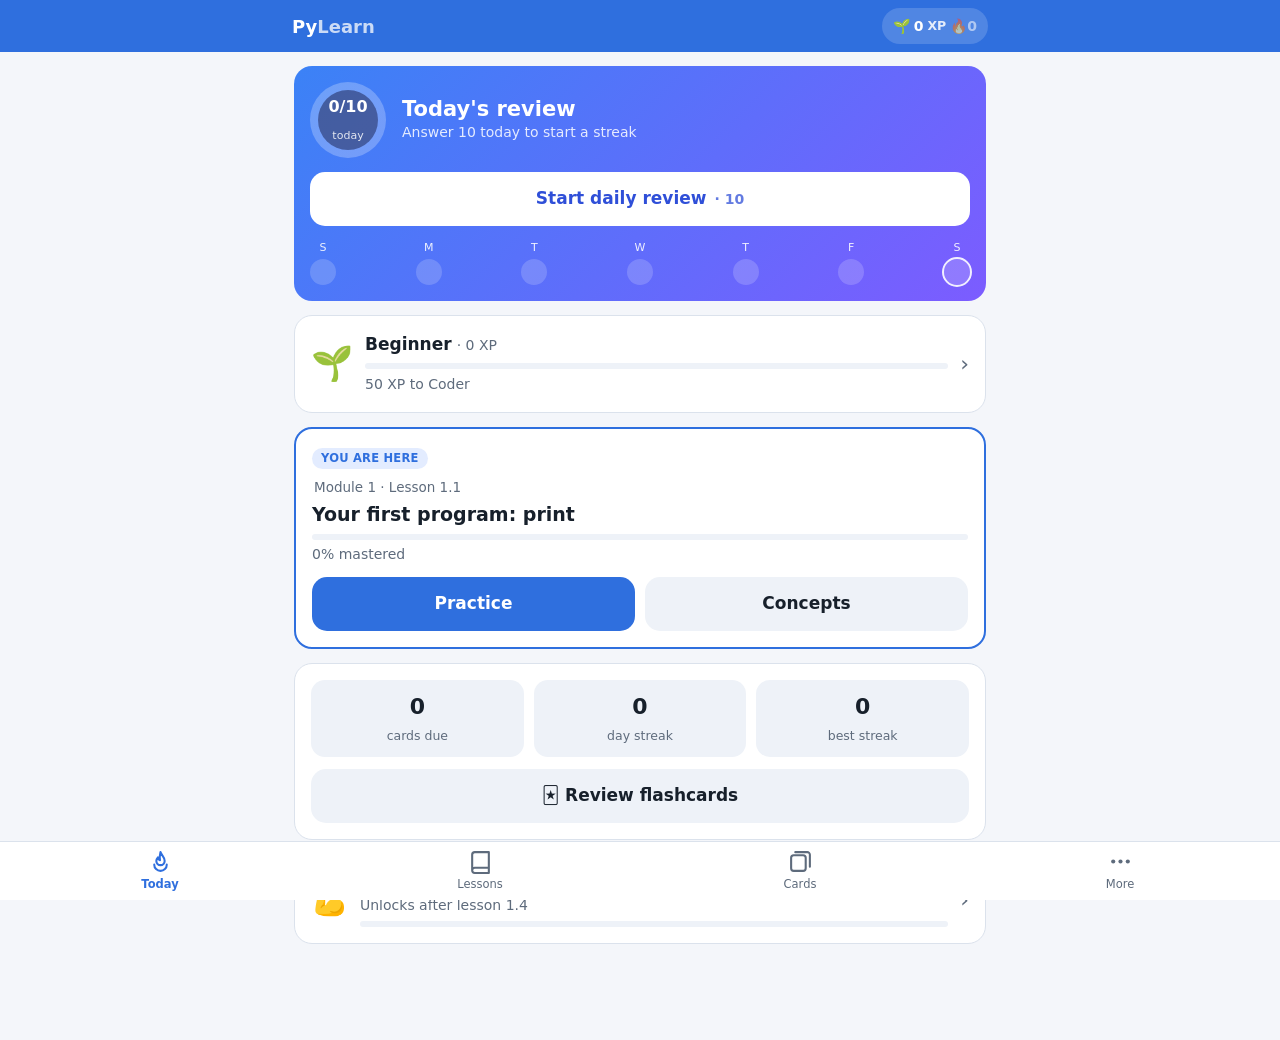
<file: index.html>
<!DOCTYPE html>
<html lang="en">
<head>
<meta charset="utf-8">
<meta name="viewport" content="width=device-width, initial-scale=1, viewport-fit=cover">
<title>PyLearn</title>
<meta name="description" content="Tap-first Python drills, from zero to your own language model. Works offline.">
<meta name="color-scheme" content="light dark">
<meta name="theme-color" content="#2f6fde" media="(prefers-color-scheme: light)">
<meta name="theme-color" content="#121820" media="(prefers-color-scheme: dark)">
<meta name="apple-mobile-web-app-capable" content="yes">
<meta name="mobile-web-app-capable" content="yes">
<meta name="apple-mobile-web-app-status-bar-style" content="black-translucent">
<meta name="apple-mobile-web-app-title" content="PyLearn">
<meta name="format-detection" content="telephone=no">
<link rel="manifest" href="manifest.json">
<link rel="icon" type="image/svg+xml" href="icons/icon.svg">
<link rel="icon" type="image/png" sizes="192x192" href="icons/icon-192.png">
<link rel="apple-touch-icon" sizes="180x180" href="icons/apple-touch-icon.png">
<link rel="stylesheet" href="drills.css">
</head>
<body>
<header id="bar">
  <div class="bar-in">
    <button id="backBtn" class="ib hidden" aria-label="Back">
      <svg viewBox="0 0 24 24" width="26" height="26" aria-hidden="true"><path d="M15 5l-7 7 7 7" fill="none" stroke="currentColor" stroke-width="2.4" stroke-linecap="round" stroke-linejoin="round"/></svg>
    </button>
    <div id="barTitle">Py<span>Learn</span></div>
    <button id="streakChip" class="pg-badge" title="Rank, XP and day streak">🔥 <b>0</b></button>
  </div>
  <div id="sessProg" class="hidden"><div></div></div>
</header>
<main id="view"><div class="loading">Loading…</div></main>
<div id="actbar" class="hidden"></div>
<nav id="tabs" aria-label="Sections">
  <button data-tab="today"><svg viewBox="0 0 24 24" aria-hidden="true"><path d="M12 3c1 3 4 4.5 4 8.5A4 4 0 0 1 8 11.5c0-1.5.7-2.6 1.5-3.5.2 1.6 1 2.5 2 2.8C11 8 11.4 5.4 12 3z" fill="none" stroke="currentColor" stroke-width="2" stroke-linejoin="round"/><path d="M6 15a6 6 0 0 0 12 0" fill="none" stroke="currentColor" stroke-width="2" stroke-linecap="round"/></svg><span>Today</span></button>
  <button data-tab="learn"><svg viewBox="0 0 24 24" aria-hidden="true"><path d="M4 5.5A2.5 2.5 0 0 1 6.5 3H20v15H6.5A2.5 2.5 0 0 0 4 20.5zM4 20.5A2.5 2.5 0 0 0 6.5 23H20v-5" fill="none" stroke="currentColor" stroke-width="2" stroke-linejoin="round"/></svg><span>Lessons</span></button>
  <button data-tab="cards"><svg viewBox="0 0 24 24" aria-hidden="true"><rect x="3" y="6" width="14" height="15" rx="2.5" fill="none" stroke="currentColor" stroke-width="2"/><path d="M7 3h11.5A2.5 2.5 0 0 1 21 5.5V17" fill="none" stroke="currentColor" stroke-width="2" stroke-linecap="round"/></svg><span>Cards</span></button>
  <button data-tab="more"><svg viewBox="0 0 24 24" aria-hidden="true"><circle cx="5" cy="12" r="2" fill="currentColor"/><circle cx="12" cy="12" r="2" fill="currentColor"/><circle cx="19" cy="12" r="2" fill="currentColor"/></svg><span>More</span></button>
</nav>
<div id="toast" role="status" aria-live="polite"></div>
<input type="file" id="importFile" accept="application/json,.json" class="hidden">
<script src="game.js"></script>
<script src="sync.js"></script>
<script src="tutor.js"></script>
<script src="ai_tutor.js"></script>
<script src="drills.js"></script>
</body>
</html>
</file>
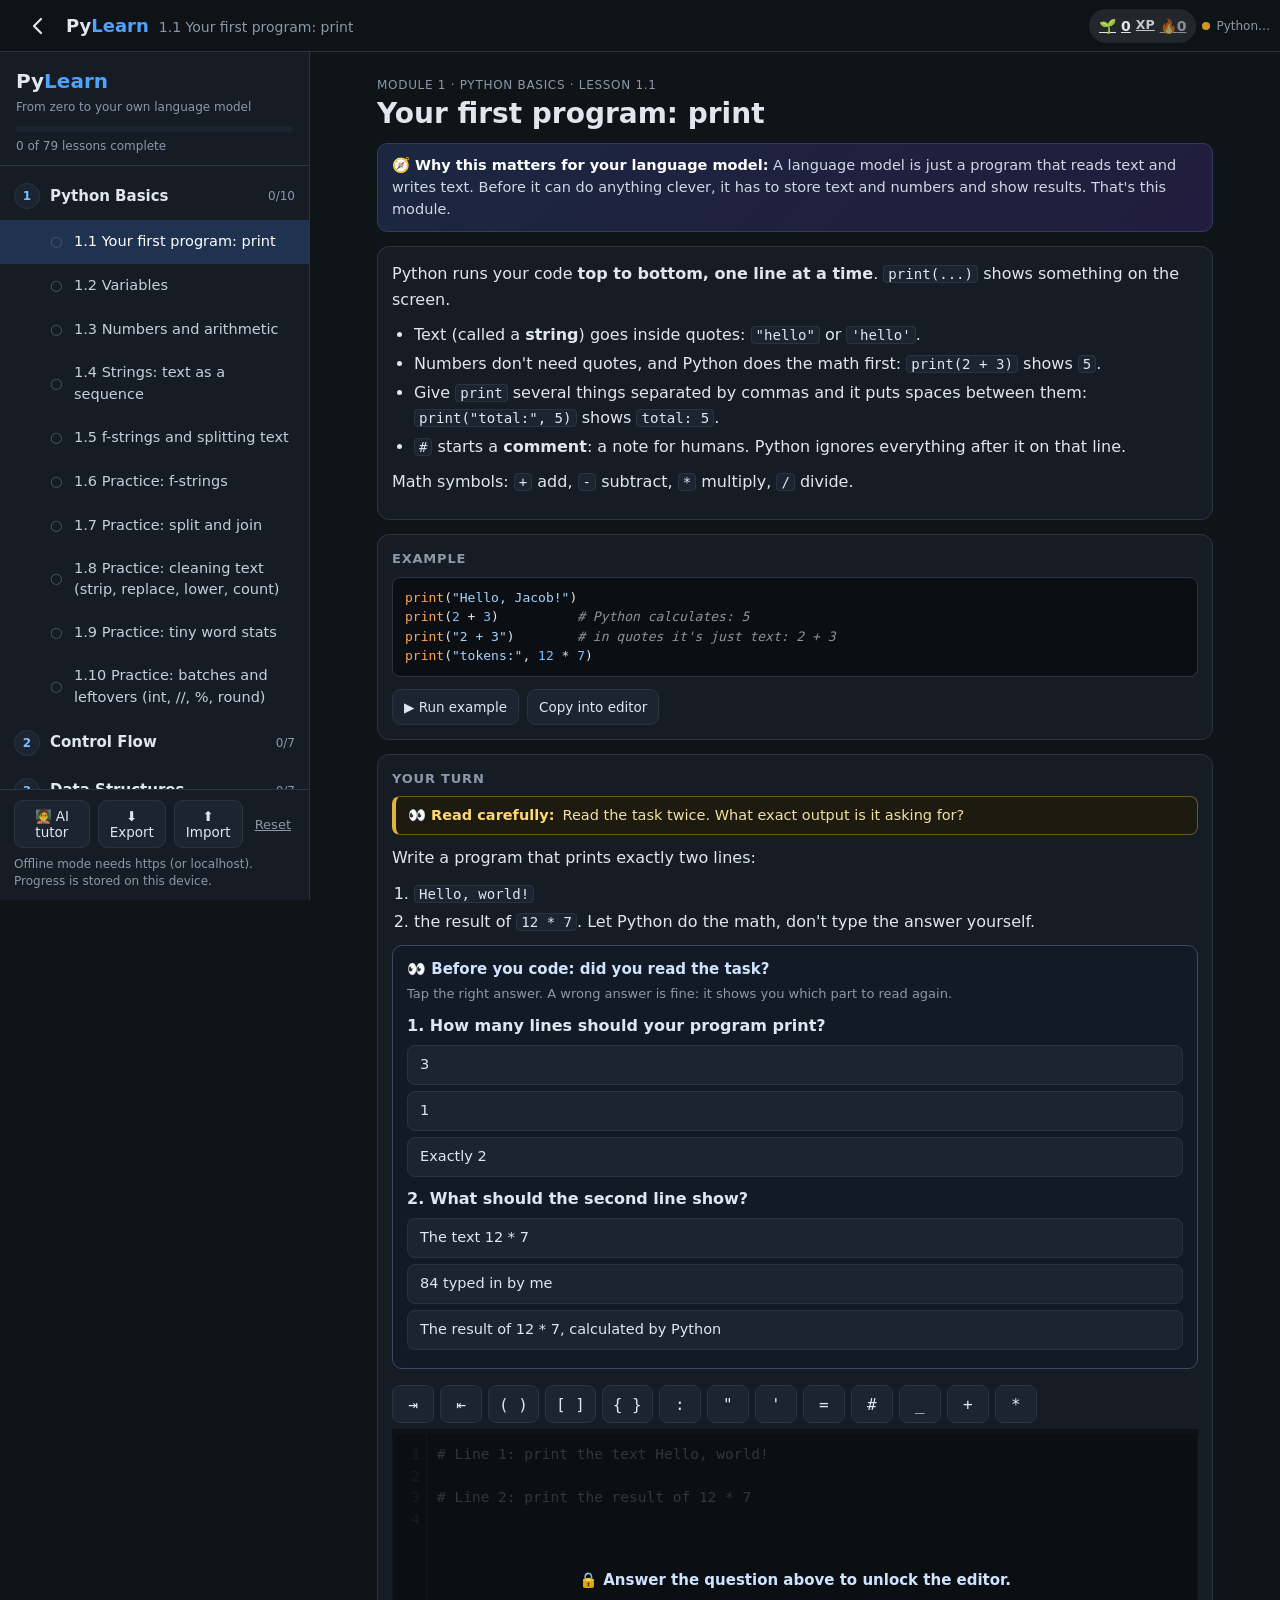
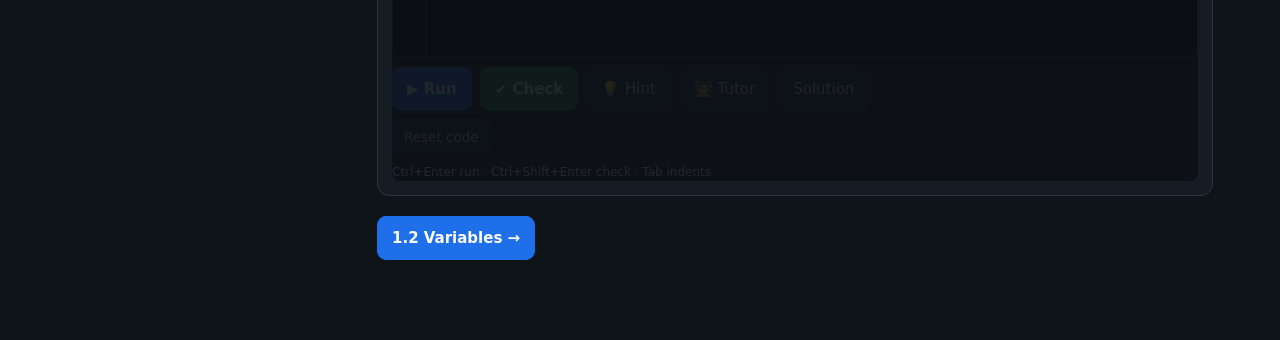
<file: code.html>
<!DOCTYPE html>
<html lang="en">
<head>
<meta charset="utf-8">
<meta name="viewport" content="width=device-width, initial-scale=1, viewport-fit=cover">
<title>PyLearn: Coding lessons</title>
<meta name="description" content="Learn Python from zero to your own language model. Runs offline in your browser.">
<meta name="theme-color" content="#0f1419">
<meta name="color-scheme" content="dark">
<meta name="apple-mobile-web-app-capable" content="yes">
<meta name="mobile-web-app-capable" content="yes">
<meta name="apple-mobile-web-app-status-bar-style" content="black-translucent">
<meta name="apple-mobile-web-app-title" content="PyLearn">
<meta name="format-detection" content="telephone=no">
<link rel="manifest" href="manifest.json">
<link rel="icon" type="image/svg+xml" href="icons/icon.svg">
<link rel="icon" type="image/png" sizes="192x192" href="icons/icon-192.png">
<link rel="apple-touch-icon" sizes="180x180" href="icons/apple-touch-icon.png">
<link rel="stylesheet" href="style.css">
</head>
<body>
<header id="topbar">
  <a id="homeBtn" class="iconbtn" href="./" aria-label="Back to drills" title="Back to drills">
    <svg viewBox="0 0 24 24" width="24" height="24" aria-hidden="true"><path d="M15 5l-7 7 7 7" fill="none" stroke="currentColor" stroke-width="2.2" stroke-linecap="round" stroke-linejoin="round"/></svg>
  </a>
  <button id="menuBtn" class="iconbtn" aria-label="Open lesson list" aria-controls="drawer" aria-expanded="false">
    <svg viewBox="0 0 24 24" width="24" height="24" aria-hidden="true"><path d="M3 6h18M3 12h18M3 18h18" stroke="currentColor" stroke-width="2" stroke-linecap="round"/></svg>
  </button>
  <div id="toptitle"><span class="brand">Py<span>Learn</span></span><span id="topLesson"></span></div>
  <a id="xpBadge" class="pg-badge" href="./#/ranks" title="Rank, XP and streak"></a>
  <div id="pyStatus" class="pystatus loading" title="Python status"><span class="dot"></span><span class="lbl">Python…</span></div>
</header>
<div id="overlay" class="hidden"></div>
<aside id="drawer" aria-label="Lessons">
  <div id="brand">
    <h1>Py<span>Learn</span></h1>
    <div class="sub">From zero to your own language model</div>
    <div id="progressbar"><div></div></div>
    <div id="progresstext"></div>
  </div>
  <nav id="nav"></nav>
  <div id="sidefoot">
    <div class="footrow">
      <button class="b small" id="aiSettingsBtn" title="Optional AI tutor settings">🧑‍🏫 AI tutor</button>
      <button class="b small" id="exportBtn" title="Download your progress and code as a JSON file">⬇ Export</button>
      <button class="b small" id="importBtn" title="Load progress from a JSON file">⬆ Import</button>
      <button class="linkbtn" id="resetAll" title="Erase all progress and saved code">Reset</button>
    </div>
    <div class="footnote hidden" id="syncNote"></div>
    <div class="footnote" id="offlineNote">Works offline once loaded. Progress is stored on this device.</div>
    <input type="file" id="importFile" accept="application/json,.json" class="hidden">
  </div>
</aside>
<main id="main"><div id="content"><div class="loading-msg">Loading lessons…</div></div></main>
<div id="toast" role="status" aria-live="polite"></div>
<script src="game.js"></script>
<script src="sync.js"></script>
<script src="careful.js"></script>
<script src="ai_tutor.js"></script>
<script src="tutor.js"></script>
<script src="app.js"></script>
</body>
</html>
</file>
<file: drills.css>
/* PyLearn drills: mobile-first, light + dark */
:root {
  --bg: #f4f6fa; --card: #ffffff; --card2: #eef2f8; --border: #dbe2ec; --text: #17202b; --muted: #5e6b7c;
  --accent: #2f6fde; --accent-soft: #e3ecff; --bar: #2f6fde; --bar-text: #fff;
  --ok: #1f9d55; --ok-soft: #dcf5e6; --bad: #d63a3a; --bad-soft: #fde4e4; --warn: #c27c0e; --fire: #ff7a1a;
  --code-bg: #f1f4f9; --code-text: #1f2a37; --kw: #8a3ffc; --str: #0f7b3d; --num: #b35900; --com: #7d8896; --fn: #1f5fd1; --bi: #b0247a;
  --mono: ui-monospace, "SF Mono", Menlo, "JetBrains Mono", "DejaVu Sans Mono", Consolas, monospace;
  --sans: -apple-system, BlinkMacSystemFont, "Inter", "Segoe UI", "Noto Sans", "DejaVu Sans", Arial, sans-serif;
  --sat: env(safe-area-inset-top, 0px); --sab: env(safe-area-inset-bottom, 0px);
  --codefs: clamp(11.5px, 3.45vw, 15px);
  --tabs: 58px;
  color-scheme: light dark;
}
@media (prefers-color-scheme: dark) {
  :root {
    --bg: #0f1419; --card: #182029; --card2: #202a36; --border: #2c3846; --text: #e3e9f0; --muted: #94a3b5;
    --accent: #5aa7ff; --accent-soft: #1d2f4a; --bar: #121820; --bar-text: #e3e9f0;
    --ok: #3fc66f; --ok-soft: #173826; --bad: #ff6b63; --bad-soft: #43201f; --warn: #e3a23a;
    --code-bg: #0b1016; --code-text: #dbe4ee; --kw: #c792ea; --str: #a5e075; --num: #f78c6c; --com: #6d7a8a; --fn: #82aaff; --bi: #ff79c6;
  }
}
* { box-sizing: border-box; -webkit-tap-highlight-color: transparent; }
html { -webkit-text-size-adjust: 100%; text-size-adjust: 100%; background: var(--bg); }
body { margin: 0; min-height: 100vh; min-height: 100dvh; background: var(--bg); color: var(--text); font: 16px/1.5 var(--sans); overscroll-behavior-y: none; }
button { font: inherit; color: inherit; }
a { color: var(--accent); }
.hidden { display: none !important; }
code { font-family: var(--mono); font-size: .9em; background: var(--card2); padding: 1px 5px; border-radius: 5px; overflow-wrap: anywhere; -webkit-box-decoration-break: clone; box-decoration-break: clone; }

/* top bar */
#bar { position: sticky; top: 0; z-index: 20; background: var(--bar); color: var(--bar-text); padding-top: var(--sat); }
.bar-in { height: 52px; display: flex; align-items: center; gap: 6px; padding: 0 12px; max-width: 720px; margin: 0 auto; }
#barTitle { flex: 1; font-weight: 700; font-size: 18px; white-space: nowrap; overflow: hidden; text-overflow: ellipsis; }
#barTitle span { opacity: .75; font-weight: 600; }
.ib { width: 44px; height: 44px; margin-left: -8px; border: none; background: none; color: inherit; display: inline-flex; align-items: center; justify-content: center; border-radius: 12px; cursor: pointer; }
.ib:active { background: rgba(255,255,255,.15); }
#streakChip { font-weight: 700; background: rgba(255,255,255,.16); padding: 4px 12px; border-radius: 999px; font-size: 15px; white-space: nowrap; }
#sessProg { height: 4px; background: rgba(255,255,255,.2); }
#sessProg div { height: 100%; width: 0; background: #ffd34d; transition: width .3s; }
@media (prefers-color-scheme: dark) {
  #streakChip { background: var(--card2); } #sessProg div { background: var(--accent); }
  .btn.primary, .btn.ok, .btn.bad { color: #08131f; }
}

#view { max-width: 720px; margin: 0 auto; padding: 14px 14px calc(var(--tabs) + var(--sab) + 24px); }
body.in-session #view { padding-bottom: calc(110px + var(--sab)); }
.loading { color: var(--muted); padding: 40px 0; text-align: center; }

/* tabs */
#tabs { position: fixed; left: 0; right: 0; bottom: 0; z-index: 20; display: flex; background: var(--card); border-top: 1px solid var(--border); padding-bottom: var(--sab); }
#tabs button { flex: 1; height: var(--tabs); border: none; background: none; display: flex; flex-direction: column; align-items: center; justify-content: center; gap: 2px; font-size: 11.5px; color: var(--muted); cursor: pointer; }
#tabs svg { width: 25px; height: 25px; }
#tabs button.on { color: var(--accent); font-weight: 600; }
body.in-session #tabs { display: none; }

/* bottom action bar (sessions) */
#actbar { position: fixed; left: 0; right: 0; bottom: 0; z-index: 25; padding: 10px 14px calc(10px + var(--sab)); background: linear-gradient(to top, var(--bg) 70%, transparent); }
#actbar .in { max-width: 720px; margin: 0 auto; display: flex; gap: 10px; }

/* cards & text */
.card { background: var(--card); border: 1px solid var(--border); border-radius: 18px; padding: 16px; margin-bottom: 14px; }
.card h3 { margin: 0 0 8px; font-size: 17px; }
.muted { color: var(--muted); }
.small { font-size: 14px; }
h2.page { font-size: 24px; margin: 6px 2px 14px; line-height: 1.25; }
.crumb { color: var(--muted); font-size: 13.5px; margin: 0 2px 2px; }
.row { display: flex; align-items: center; gap: 12px; }
.grow { flex: 1; min-width: 0; }

/* buttons */
.btn { display: flex; align-items: center; justify-content: center; gap: 8px; width: 100%; min-height: 54px; border: none; border-radius: 15px; background: var(--card2); color: var(--text); font-size: 17px; font-weight: 600; cursor: pointer; padding: 10px 16px; text-decoration: none; transition: transform .08s; }
.btn:active { transform: scale(.98); }
.btn.primary { background: var(--accent); color: #fff; }
.btn.ok { background: var(--ok); color: #fff; }
.btn.bad { background: var(--bad); color: #fff; }
.btn.ghost { background: transparent; border: 1.5px solid var(--border); }
.btn[disabled] { opacity: .45; }
.btns { display: grid; gap: 10px; }
.btns.two { grid-template-columns: 1fr 1fr; }
.btns.three { grid-template-columns: 1fr 1fr 1fr; }
.btn .sub { display: block; font-size: 12.5px; font-weight: 500; opacity: .85; }
.btn.col { flex-direction: column; gap: 0; }
.linkbtn { background: none; border: none; color: var(--accent); padding: 8px 0; cursor: pointer; font-size: 15px; }

/* today */
.hero { background: linear-gradient(135deg, #3b82f6, #7c5cff); color: #fff; border: none; }
.hero .muted { color: rgba(255,255,255,.85); }
.goal { display: flex; align-items: center; gap: 16px; margin-bottom: 14px; }
.ring { --p: 0; width: 76px; height: 76px; flex: none; border-radius: 50%; background: conic-gradient(#ffd34d calc(var(--p) * 1%), rgba(255,255,255,.25) 0); display: grid; place-items: center; }
.ring > div { width: 60px; height: 60px; border-radius: 50%; background: rgba(32,40,90,.55); display: grid; place-items: center; font-weight: 700; font-size: 16px; line-height: 1.1; text-align: center; }
.ring small { font-weight: 500; font-size: 11px; opacity: .85; display: block; }
.hero .btn.primary { background: #fff; color: #2f4fd8; }
.week { display: flex; justify-content: space-between; margin-top: 14px; }
.week div { text-align: center; font-size: 11px; opacity: .9; }
.week i { display: block; width: 26px; height: 26px; border-radius: 50%; margin: 2px auto 0; background: rgba(255,255,255,.2); font-style: normal; line-height: 26px; font-size: 13px; }
.week i.met { background: #ffd34d; color: #5a3b00; }
.week i.today { outline: 2px solid #fff; }
.here { border: 2px solid var(--accent); }
.badge { display: inline-block; font-size: 11.5px; font-weight: 700; letter-spacing: .02em; text-transform: uppercase; color: var(--accent); background: var(--accent-soft); border-radius: 999px; padding: 2px 9px; }
.stat { display: flex; gap: 10px; }
.stat > div { flex: 1; background: var(--card2); border-radius: 14px; padding: 10px; text-align: center; }
.stat b { display: block; font-size: 22px; }
.stat span { font-size: 12.5px; color: var(--muted); }
.list-btn { display: flex; align-items: center; gap: 12px; width: 100%; text-align: left; background: none; border: none; border-top: 1px solid var(--border); padding: 12px 2px; min-height: 52px; cursor: pointer; }
.list-btn:first-of-type { border-top: none; }
.chev { color: var(--muted); font-size: 22px; }

/* lessons list */
.mod { background: var(--card); border: 1px solid var(--border); border-radius: 18px; margin-bottom: 10px; overflow: hidden; }
.mod-head { display: flex; align-items: center; gap: 12px; width: 100%; padding: 14px; background: none; border: none; text-align: left; cursor: pointer; min-height: 60px; }
.mod-num { width: 34px; height: 34px; flex: none; border-radius: 10px; background: var(--accent-soft); color: var(--accent); display: grid; place-items: center; font-weight: 700; }
.mod-title { font-weight: 650; line-height: 1.25; }
.mod-lessons { display: none; padding: 0 10px 8px; }
.mod.open .mod-lessons { display: block; }
.mod.open .mod-head .chev { transform: rotate(90deg); }
.les { display: flex; align-items: center; gap: 10px; width: 100%; padding: 10px 8px; min-height: 52px; background: none; border: none; border-radius: 12px; text-align: left; cursor: pointer; }
.les:active { background: var(--card2); }
.les.cur { background: var(--accent-soft); }
.les .id { font-family: var(--mono); font-size: 13px; color: var(--muted); width: 34px; flex: none; }
.les .t { flex: 1; min-width: 0; line-height: 1.3; }
.bar { height: 6px; background: var(--card2); border-radius: 99px; overflow: hidden; margin-top: 5px; }
.bar div { height: 100%; background: var(--ok); border-radius: 99px; }
.done { color: var(--ok); font-weight: 700; }

/* summary card */
.summary ul { margin: 0; padding-left: 20px; }
.summary li { margin: 6px 0; }
.why { font-size: 14.5px; color: var(--muted); }

/* drills */
.tag { display: block; font-size: 12.5px; line-height: 1.4; font-weight: 700; text-transform: uppercase; letter-spacing: .03em; color: var(--accent); margin-bottom: 8px; }
.tag .lid { color: var(--muted); font-weight: 600; text-transform: none; }
.q { font-size: 18px; font-weight: 650; margin: 12px 2px 10px; line-height: 1.35; }
pre.code, .codebox { font-family: var(--mono); font-size: var(--codefs); line-height: 1.5; background: var(--code-bg); color: var(--code-text); border: 1px solid var(--border); border-radius: 14px; padding: 12px; margin: 0; white-space: pre-wrap; overflow-wrap: anywhere; word-break: normal; tab-size: 4; }
.kw { color: var(--kw); } .str { color: var(--str); } .num { color: var(--num); } .com { color: var(--com); font-style: italic; } .fn { color: var(--fn); } .bi { color: var(--bi); }
.target { font-family: var(--mono); font-size: var(--codefs); white-space: pre-wrap; overflow-wrap: anywhere; background: var(--card2); border-left: 4px solid var(--accent); border-radius: 10px; padding: 8px 12px; margin: 4px 0 12px; }
.choices { display: grid; gap: 10px; margin-top: 4px; }
.choice { display: block; width: 100%; min-height: 56px; text-align: left; background: var(--card); border: 2px solid var(--border); border-radius: 15px; padding: 12px 14px; cursor: pointer; font-family: var(--mono); font-size: var(--codefs); white-space: pre-wrap; overflow-wrap: anywhere; line-height: 1.45; transition: border-color .15s, background .15s; }
.choice:active { transform: scale(.985); }
.choice.right { border-color: var(--ok); background: var(--ok-soft); }
.choice.wrong { border-color: var(--bad); background: var(--bad-soft); }
.choice[disabled] { cursor: default; color: var(--text); opacity: 1; }
.choice.dim { opacity: .55; }
.err-out { color: var(--bad); font-weight: 600; }
.blank { display: inline-block; min-width: 3ch; border-bottom: 3px solid var(--accent); background: var(--accent-soft); border-radius: 4px; padding: 0 3px; color: var(--accent); font-weight: 700; }
.blank.right { border-color: var(--ok); background: var(--ok-soft); color: var(--ok); }
.blank.wrong { border-color: var(--bad); background: var(--bad-soft); color: var(--bad); }
.lines { font-family: var(--mono); font-size: var(--codefs); border: 1px solid var(--border); border-radius: 14px; overflow: hidden; background: var(--code-bg); }
.line { display: flex; width: 100%; min-height: 46px; align-items: stretch; background: none; border: none; border-top: 1px solid var(--border); padding: 0; text-align: left; cursor: pointer; font: inherit; color: var(--code-text); }
.line:first-child { border-top: none; }
.line .ln { width: 34px; flex: none; color: var(--com); text-align: right; padding: 11px 8px 0 0; font-size: .85em; user-select: none; }
.line .lc { flex: 1; padding: 11px 10px 11px 0; white-space: pre-wrap; overflow-wrap: anywhere; }
.line.right { background: var(--ok-soft); }
.line.wrong { background: var(--bad-soft); }
.line.fixed .lc { color: var(--ok); }
.line.struck .lc { text-decoration: line-through; text-decoration-color: var(--bad); opacity: .8; }
.slot-area { min-height: 64px; border: 2px dashed var(--border); border-radius: 14px; padding: 6px; display: grid; gap: 6px; background: var(--code-bg); }
.slot-area.empty::before { content: "Tap lines below to build the program"; color: var(--muted); font-size: 14px; padding: 12px 8px; }
.pool { display: grid; gap: 8px; margin-top: 12px; }
.tile { display: block; width: 100%; min-height: 46px; text-align: left; background: var(--card); border: 2px solid var(--border); border-radius: 12px; padding: 10px 12px; font-family: var(--mono); font-size: var(--codefs); white-space: pre-wrap; overflow-wrap: anywhere; cursor: pointer; color: var(--code-text); line-height: 1.4; }
.tile .ind { color: var(--accent); opacity: .55; }
.tile:active { transform: scale(.985); }
.tile.placed { background: var(--card2); }
.tile.right { border-color: var(--ok); }
.tile.wrong { border-color: var(--bad); }
.tile.used { visibility: hidden; height: 0; min-height: 0; padding: 0; border: 0; margin-top: -8px; }
.fb { border-radius: 16px; padding: 14px 16px; margin-top: 14px; }
.fb.ok { background: var(--ok-soft); border: 1.5px solid var(--ok); }
.fb.bad { background: var(--bad-soft); border: 1.5px solid var(--bad); }
.fb h4 { margin: 0 0 4px; font-size: 18px; }
.fb.ok h4 { color: var(--ok); } .fb.bad h4 { color: var(--bad); }
.fb p { margin: 6px 0 0; }
.fb .codebox { margin-top: 8px; }

/* flashcards */
.flash { perspective: 1200px; margin: 6px 0 14px; cursor: pointer; }
.flash-in { position: relative; min-height: 260px; transition: transform .45s cubic-bezier(.2,.8,.2,1); transform-style: preserve-3d; }
.flash.flipped .flash-in { transform: rotateY(180deg); }
.face { position: absolute; inset: 0; backface-visibility: hidden; -webkit-backface-visibility: hidden; background: var(--card); border: 1px solid var(--border); border-radius: 22px; padding: 22px 20px; display: flex; flex-direction: column; justify-content: center; text-align: center; font-size: 20px; line-height: 1.4; box-shadow: 0 6px 20px rgba(0,0,0,.08); overflow-wrap: anywhere; }
.face.back { transform: rotateY(180deg); background: var(--accent-soft); font-size: 18px; }
.face small { position: absolute; top: 12px; left: 0; right: 0; font-size: 12px; color: var(--muted); text-transform: uppercase; letter-spacing: .05em; }
.face .hint { position: absolute; bottom: 12px; left: 0; right: 0; font-size: 13px; color: var(--muted); }

/* haptic-style feedback */
@keyframes pop { 0% { transform: scale(1); } 35% { transform: scale(1.045); } 100% { transform: scale(1); } }
@keyframes shake { 0%, 100% { transform: translateX(0); } 20% { transform: translateX(-8px); } 40% { transform: translateX(7px); } 60% { transform: translateX(-5px); } 80% { transform: translateX(3px); } }
@keyframes flash-ok { 0% { box-shadow: 0 0 0 0 rgba(31,157,85,.55); } 100% { box-shadow: 0 0 0 14px rgba(31,157,85,0); } }
.pop { animation: pop .32s ease-out, flash-ok .6s ease-out; }
.shake { animation: shake .42s ease-in-out; }
@media (prefers-reduced-motion: reduce) { .pop, .shake { animation: none; } .flash-in { transition: none; } }

/* end of session */
.big-emoji { font-size: 56px; text-align: center; margin: 10px 0 0; }
.end-title { text-align: center; font-size: 24px; font-weight: 700; margin: 6px 0; }
.center { text-align: center; }

/* reading view */
.md p { margin: 8px 0; }
.md ul, .md ol { padding-left: 22px; margin: 8px 0; }
.md li { margin: 4px 0; }
.md h4 { margin: 14px 0 4px; }
.md pre.code { margin: 10px 0; }
.tablewrap { overflow-x: auto; }
.md table { border-collapse: collapse; margin: 8px 0; }
.md td, .md th { border: 1px solid var(--border); padding: 4px 10px; }

/* settings */
.seg { display: grid; grid-template-columns: repeat(4, 1fr); gap: 8px; }
.seg button { min-height: 48px; border-radius: 12px; border: 2px solid var(--border); background: var(--card); font-weight: 600; cursor: pointer; }
.seg button.on { border-color: var(--accent); background: var(--accent-soft); color: var(--accent); }

#toast { position: fixed; left: 50%; bottom: calc(var(--tabs) + var(--sab) + 16px); transform: translateX(-50%) translateY(20px); background: #1d2733; color: #fff; padding: 10px 18px; border-radius: 12px; font-size: 15px; opacity: 0; pointer-events: none; transition: opacity .2s, transform .2s; z-index: 50; max-width: 90vw; text-align: center; }
#toast.show { opacity: 1; transform: translateX(-50%) translateY(0); }
#toast.warn { background: var(--bad); }

/* ---------- XP / ranks ---------- */
#streakChip { display: inline-flex; align-items: center; gap: 4px; border: none; color: inherit; cursor: pointer; min-height: 36px; padding: 6px 11px; font-size: 14px; }
#streakChip:active { transform: scale(.95); }
.bar.gold > div { background: linear-gradient(90deg, #f5b041, #ff7b54); }
.rankcard { display: flex; align-items: center; gap: 12px; width: 100%; text-align: left; font: inherit; color: inherit; cursor: pointer; min-height: 64px; }
.rankcard .rk-emoji { font-size: 34px; }
.rankcard .rk-name { font-weight: 750; font-size: 17px; }
.rankcard .bar { margin: 6px 0 3px; }
.ranklist { display: grid; gap: 8px; margin-bottom: 14px; }
.rk { display: flex; align-items: center; gap: 12px; background: var(--card); border: 1px solid var(--border); border-radius: 14px; padding: 11px 14px; }
.rk .grow { display: flex; flex-direction: column; gap: 2px; min-width: 0; }
.rk .rk-emoji { font-size: 26px; width: 34px; text-align: center; flex: none; }
.rk .rk-xp { text-align: right; font-weight: 700; font-size: 14px; font-variant-numeric: tabular-nums; flex: none; }
.rk .rk-xp small { display: block; font-weight: 500; font-size: 12px; color: var(--muted); }
.rk.locked { opacity: .55; } .rk.locked .rk-emoji { filter: grayscale(1); }
.rk.cur { border: 2px solid #f5b041; background: linear-gradient(135deg, rgba(245,176,65,.16), var(--card)); }
.rk.done .rk-xp small { color: var(--ok); }
.xp-earned { font-weight: 800; font-size: 20px; color: #e39a1c; margin: 0 0 10px; }
.xp-rules { padding-left: 20px; margin: 6px 0 10px; line-height: 1.55; }

/* Muscle Memory deck */
.mmcard { display: flex; align-items: center; gap: 12px; width: 100%; text-align: left; color: var(--text); cursor: pointer; font: inherit; }
.mm-emoji { font-size: 30px; }
.mm-topic.locked { opacity: .6; cursor: default; }
.linkbtn#mmAll { display: block; margin: 0 auto 18px; }
/* read-carefully nudges in practice rounds */
.readnote { background: var(--accent-soft); border-left: 4px solid var(--accent); border-radius: 12px; padding: 9px 12px; margin: 0 0 10px; font-size: 14.5px; line-height: 1.4; }
.readnote.breathe { background: var(--ok-soft); border-left-color: var(--ok); }
.fb .reread { font-size: 14.5px; margin-top: 8px; }
.choice.reading, .line.reading, .tile.reading { opacity: .55; }
.hero .stat > div { background: rgba(255,255,255,.18); }
.hero .stat span { color: rgba(255,255,255,.88); }
/* sync with the desktop */
.syncline { display: flex; align-items: center; gap: 8px; width: 100%; background: var(--card); border: 1px solid var(--border); border-radius: 14px; padding: 10px 14px; margin: 0 0 14px; color: var(--muted); font: 500 14px var(--sans); cursor: pointer; text-align: left; }
.syncline span:nth-child(2) { flex: 1; }
.sdot { display: inline-block; width: 9px; height: 9px; border-radius: 50%; background: var(--muted); flex: none; margin-right: 6px; vertical-align: middle; }
.sdot.ok { background: var(--ok); } .sdot.wait { background: var(--warn); } .sdot.bad { background: var(--bad); }
#syncCard .steps { margin: 10px 0 6px; padding-left: 22px; font-size: 14.5px; line-height: 1.55; }
#syncCard .steps li { margin: 5px 0; } #syncCard .steps a { word-break: break-all; }
#syncCard code { font-family: var(--mono); font-size: 13px; background: var(--card2); padding: 1px 4px; border-radius: 4px; }
.fieldl { display: block; margin: 10px 0; } .fieldl span { display: block; font-size: 13px; color: var(--muted); margin-bottom: 4px; }
.fieldl input { width: 100%; font: 16px var(--mono); padding: 10px 12px; border-radius: 10px; border: 1px solid var(--border); background: var(--card2); color: var(--text); }
.fieldl input:focus { outline: 2px solid var(--accent); border-color: transparent; }
.syncstate { font-size: 16px; margin: 4px 0 6px; display: flex; align-items: center; }
.syncmsg { margin-top: 10px; padding: 9px 12px; border-radius: 10px; background: var(--card2); font-size: 14px; }
.syncmsg.good { background: var(--ok-soft); } .syncmsg.bad { background: var(--bad-soft); }

/* step-by-step walkthrough */
.lead { background: var(--accent-soft); border-radius: 12px; padding: 10px 12px; margin: 0 0 12px; font-size: 15px; line-height: 1.45; }
.lead-n { float: right; font-size: 12.5px; color: var(--muted); font-variant-numeric: tabular-nums; margin-left: 8px; }
.walkbtn { width: 100%; margin-bottom: 10px; }
.step-part h3 { text-transform: none; letter-spacing: 0; }


/* Explain this line (tutor) on drill code */
.exq { flex: 0 0 auto; border: 0; background: transparent; color: var(--muted, #8b98a8); cursor: pointer; font-size: 13px; padding: 0 4px; line-height: 1.5; }
.exq:hover, .exq:focus { color: #c9a227; }
.exrow { display: flex; align-items: flex-start; gap: 2px; }
.explines { white-space: pre; }
#explainBox { margin-top: 12px; padding: 10px 12px; border: 1px solid var(--line, #3a4a63); border-radius: 10px; background: var(--card, #152033); font-size: 14.5px; line-height: 1.5; }
#explainBox code { font-size: 13px; }
.line { position: relative; }
.line .exq { margin-right: 4px; }
</file>
<file: style.css>
:root {
  --bg: #0f1419; --panel: #161c24; --panel2: #1c2430; --border: #2a3441;
  --text: #dfe6ee; --muted: #8b98a8; --accent: #4fa3ff; --accent2: #7c5cff;
  --ok: #3fb950; --bad: #f85149; --warn: #d29922; --code: #0b0f14;
  --mono: ui-monospace, "SF Mono", Menlo, "JetBrains Mono", "Fira Code", "DejaVu Sans Mono", Consolas, monospace;
  --sans: -apple-system, BlinkMacSystemFont, "Inter", "Segoe UI", "Noto Sans", "DejaVu Sans", Arial, sans-serif;
  --sat: env(safe-area-inset-top, 0px); --sab: env(safe-area-inset-bottom, 0px);
  --sal: env(safe-area-inset-left, 0px); --sar: env(safe-area-inset-right, 0px);
  --topbar: 52px; --drawer: min(86vw, 330px);
}
* { box-sizing: border-box; -webkit-tap-highlight-color: transparent; }
html { -webkit-text-size-adjust: 100%; text-size-adjust: 100%; background: var(--bg); }
body { margin: 0; min-height: 100vh; min-height: 100dvh; background: var(--bg); color: var(--text); font-family: var(--sans); font-size: 16px; line-height: 1.5; overscroll-behavior-y: none; }
a { color: var(--accent); }
button { font-family: inherit; }
.hidden { display: none !important; }

/* ---------- top bar ---------- */
#topbar { position: sticky; top: 0; z-index: 30; display: flex; align-items: center; gap: 6px;
  height: calc(var(--topbar) + var(--sat)); padding: var(--sat) calc(10px + var(--sar)) 0 calc(6px + var(--sal));
  background: rgba(15, 20, 25, .94); -webkit-backdrop-filter: blur(10px); backdrop-filter: blur(10px); border-bottom: 1px solid var(--border); }
.iconbtn { flex: none; width: 44px; height: 44px; display: inline-flex; align-items: center; justify-content: center; border: none; background: none; color: var(--text); border-radius: 10px; cursor: pointer; }
.iconbtn:active { background: var(--panel2); }
#toptitle { flex: 1; min-width: 0; display: flex; align-items: baseline; gap: 10px; white-space: nowrap; overflow: hidden; }
#toptitle .brand { font-weight: 700; font-size: 18px; }
.brand span, #brand h1 span { color: var(--accent); }
#topLesson { color: var(--muted); font-size: 14px; overflow: hidden; text-overflow: ellipsis; }
.pystatus { flex: none; display: inline-flex; align-items: center; gap: 6px; font-size: 12px; color: var(--muted); }
.pystatus .dot { width: 8px; height: 8px; border-radius: 50%; background: var(--warn); }
.pystatus.ready .dot { background: var(--ok); }
.pystatus.busy .dot { background: var(--accent); animation: pulse 1s infinite; }
.pystatus.error .dot { background: var(--bad); }
@keyframes pulse { 50% { opacity: .3; } }

/* ---------- drawer ---------- */
#drawer { position: fixed; z-index: 50; top: 0; bottom: 0; left: 0; width: calc(var(--drawer) + var(--sal)); background: var(--panel);
  border-right: 1px solid var(--border); display: flex; flex-direction: column; transform: translateX(-102%);
  transition: transform .25s ease; padding-left: var(--sal); visibility: hidden; }
body.drawer-open #drawer { transform: none; visibility: visible; }
#overlay { position: fixed; inset: 0; z-index: 40; background: rgba(0, 0, 0, .5); }
#brand { padding: calc(14px + var(--sat)) 16px 10px; border-bottom: 1px solid var(--border); }
#brand h1 { margin: 0; font-size: 20px; }
#brand .sub { color: var(--muted); font-size: 12px; margin-top: 2px; }
#progressbar { height: 6px; background: var(--panel2); border-radius: 3px; margin-top: 10px; overflow: hidden; }
#progressbar div { height: 100%; background: linear-gradient(90deg, var(--accent), var(--accent2)); width: 0; transition: width .4s; }
#progresstext { font-size: 12px; color: var(--muted); margin-top: 5px; }
#nav { overflow-y: auto; -webkit-overflow-scrolling: touch; flex: 1; padding: 6px 0 20px; overscroll-behavior: contain; }
.mod-head { display: flex; align-items: center; gap: 10px; padding: 11px 14px; cursor: pointer; user-select: none; font-weight: 600; font-size: 15px; }
.mod-head:active, .les:active { background: var(--panel2); }
.mod-head .num { display: inline-flex; width: 26px; height: 26px; border-radius: 50%; align-items: center; justify-content: center; background: var(--panel2); border: 1px solid var(--border); font-size: 12px; flex: none; }
.mod-head .num.done { background: var(--ok); border-color: var(--ok); color: #fff; }
.mod-head .count { margin-left: auto; color: var(--muted); font-weight: 400; font-size: 12px; }
.mod-lessons { display: none; }
.mod.open .mod-lessons { display: block; }
.les { display: flex; gap: 8px; align-items: center; padding: 10px 14px 10px 50px; cursor: pointer; font-size: 14.5px; color: #c5cfdb; min-height: 44px; }
.les.active { background: #1f3350; color: #fff; }
.les .chk { width: 16px; flex: none; color: var(--ok); font-weight: bold; }
.les .chk.todo { color: #4b5563; }
#sidefoot { padding: 10px 14px calc(10px + var(--sab)); border-top: 1px solid var(--border); font-size: 12px; color: var(--muted); }
.footrow { display: flex; gap: 8px; align-items: center; }
.linkbtn { margin-left: auto; background: none; border: none; color: var(--muted); cursor: pointer; font-size: 13px; padding: 8px 4px; text-decoration: underline; }
.footnote { margin-top: 8px; line-height: 1.4; }

/* ---------- main ---------- */
#content { max-width: 900px; margin: 0 auto; padding: 14px calc(12px + var(--sar)) calc(40px + var(--sab)) calc(12px + var(--sal)); }
.loading-msg { color: var(--muted); padding: 30px 4px; }
.crumb { color: var(--muted); font-size: 12px; text-transform: uppercase; letter-spacing: .7px; }
h2.title { margin: 2px 0 12px; font-size: 24px; line-height: 1.25; }
.why { background: linear-gradient(135deg, #1b2740, #221c3d); border: 1px solid #2f3d5c; border-radius: 10px; padding: 11px 14px; margin-bottom: 14px; font-size: 14.5px; color: #cfd8e6; }
.why b { color: #fff; }
.card { background: var(--panel); border: 1px solid var(--border); border-radius: 12px; padding: 14px; margin-bottom: 14px; }
.card h3 { margin: 0 0 8px; font-size: 13px; text-transform: uppercase; letter-spacing: .8px; color: var(--muted); }
.md p { line-height: 1.6; margin: 0 0 10px; }
.md ul, .md ol { margin: 0 0 10px; padding-left: 22px; line-height: 1.6; }
.md li { margin: 3px 0; }
.md code { font-family: var(--mono); background: var(--panel2); border: 1px solid var(--border); padding: 0 4px; border-radius: 4px; font-size: .88em; overflow-wrap: anywhere; }
.md pre code { border: none; padding: 0; background: none; }
.md h4 { margin: 14px 0 6px; }
.md .tablewrap { overflow-x: auto; -webkit-overflow-scrolling: touch; }
.md table { border-collapse: collapse; margin: 6px 0 12px; }
.md td, .md th { border: 1px solid var(--border); padding: 4px 10px; font-family: var(--mono); font-size: 13px; }
pre.code { font-family: var(--mono); font-size: 13px; background: var(--code); border: 1px solid var(--border); border-radius: 8px; padding: 10px 12px; overflow-x: auto; -webkit-overflow-scrolling: touch; line-height: 1.5; margin: 6px 0 12px; white-space: pre; }
.kw { color: #ff7b72; } .str { color: #a5d6ff; } .com { color: #8b949e; font-style: italic; } .num { color: #79c0ff; } .fn { color: #d2a8ff; } .bi { color: #ffa657; }
.btnrow { display: flex; gap: 8px; flex-wrap: wrap; align-items: center; }
button.b { font-size: 15px; border-radius: 9px; padding: 10px 14px; min-height: 44px; border: 1px solid var(--border); background: var(--panel2); color: var(--text); cursor: pointer; touch-action: manipulation; }
button.b:hover { border-color: var(--accent); }
button.b:disabled { opacity: .5; cursor: wait; }
button.primary { background: #1f6feb; border-color: #1f6feb; color: #fff; font-weight: 600; }
button.success { background: #238636; border-color: #238636; color: #fff; font-weight: 600; }
button.danger { background: #8e1f1f; border-color: #b62324; color: #fff; font-weight: 600; }
button.small { font-size: 13.5px; padding: 7px 11px; min-height: 36px; }
.actions { display: grid; grid-template-columns: 1fr 1fr; gap: 8px; }
.actions .wide { grid-column: span 2; }
.secondary { margin-top: 8px; }
.kbd { color: var(--muted); font-size: 12px; margin-top: 8px; }
@media (hover: none) { .kbd { display: none; } }

/* ---------- editor ---------- */
.keybar { position: sticky; top: calc(var(--topbar) + var(--sat)); z-index: 5; display: flex; gap: 6px; overflow-x: auto; -webkit-overflow-scrolling: touch;
  padding: 6px 2px; margin: 8px -2px 0; background: var(--panel); scrollbar-width: none; }
.keybar::-webkit-scrollbar { display: none; }
.keybar button { flex: none; min-width: 42px; height: 38px; padding: 0 10px; font-family: var(--mono); font-size: 16px; border-radius: 8px;
  border: 1px solid var(--border); background: var(--panel2); color: var(--text); cursor: pointer; touch-action: manipulation; user-select: none; -webkit-user-select: none; }
.keybar button:active { background: #2a3a52; }
.editor { display: flex; align-items: flex-start; border: 1px solid var(--border); border-radius: 8px; background: var(--code); overflow: hidden; margin: 4px 0 10px; }
.editor:focus-within { border-color: var(--accent); }
.gutter { font-family: var(--mono); font-size: 16px; line-height: 1.5; color: #4b5563; text-align: right; padding: 10px 6px 10px 6px; user-select: none; -webkit-user-select: none; white-space: pre; overflow: hidden; background: #0d1117; border-right: 1px solid var(--border); min-width: 34px; flex: none; }
textarea.code { flex: 1; min-width: 0; font-family: var(--mono); font-size: 16px; line-height: 1.5; background: transparent; color: var(--text); border: none; outline: none; resize: none;
  padding: 10px; min-height: 220px; white-space: pre; overflow-x: auto; overflow-y: hidden; tab-size: 4; -moz-tab-size: 4; caret-color: #fff; border-radius: 0; -webkit-appearance: none; appearance: none; }
.out { font-family: var(--mono); font-size: 13px; background: var(--code); border: 1px solid var(--border); border-radius: 8px; padding: 10px 12px; white-space: pre-wrap; word-break: break-word; max-height: 60vh; overflow: auto; -webkit-overflow-scrolling: touch; margin-top: 10px; }
.out .err { color: #ffa198; }
.out .dim { color: var(--muted); }
.banner { border-radius: 8px; padding: 10px 12px; margin-top: 10px; font-size: 15px; line-height: 1.5; white-space: pre-wrap; overflow-wrap: anywhere; }
.banner.pass { background: #12261a; border: 1px solid var(--ok); color: #aff5b4; }
.banner.fail { background: #2a1416; border: 1px solid var(--bad); color: #ffd1cf; }
.banner.info { background: #2a2210; border: 1px solid var(--warn); color: #f5dfa8; }
.banner.slow { background: #13233a; border: 1px solid #2f5d99; color: #cfe3ff; margin: 0 0 14px; }
.navrow { display: flex; flex-direction: column; gap: 8px; margin-top: 20px; }
.navrow button { width: 100%; text-align: left; }
.navrow #next { text-align: right; }
#toast { position: fixed; z-index: 60; left: 50%; transform: translateX(-50%); bottom: calc(20px + var(--sab)); max-width: 92vw; background: var(--ok); color: #fff; padding: 10px 16px; border-radius: 10px; font-weight: 600; opacity: 0; transition: opacity .3s; pointer-events: none; text-align: center; }
#toast.show { opacity: 1; }
#toast.warn { background: #9a6700; }

/* ---------- wider screens: drawer becomes a fixed sidebar ---------- */
@media (min-width: 960px) {
  #menuBtn { display: none; }
  #topbar { padding-left: calc(16px + var(--sal)); }
  #drawer { transform: none; visibility: visible; top: calc(var(--topbar) + var(--sat)); width: 310px; z-index: 20; }
  #brand { padding-top: 14px; }
  #overlay { display: none !important; }
  #main { margin-left: 310px; }
  #content { padding: 24px 32px 80px; }
  h2.title { font-size: 28px; }
  .actions { display: flex; flex-wrap: wrap; }
  .navrow { flex-direction: row; justify-content: space-between; }
  .navrow button { width: auto; }
}
@media (min-width: 960px) and (hover: hover) and (pointer: fine) {
  textarea.code, .gutter { font-size: 14.5px; }
}
#syncNote a { color: inherit; text-decoration: none; }
</file>
